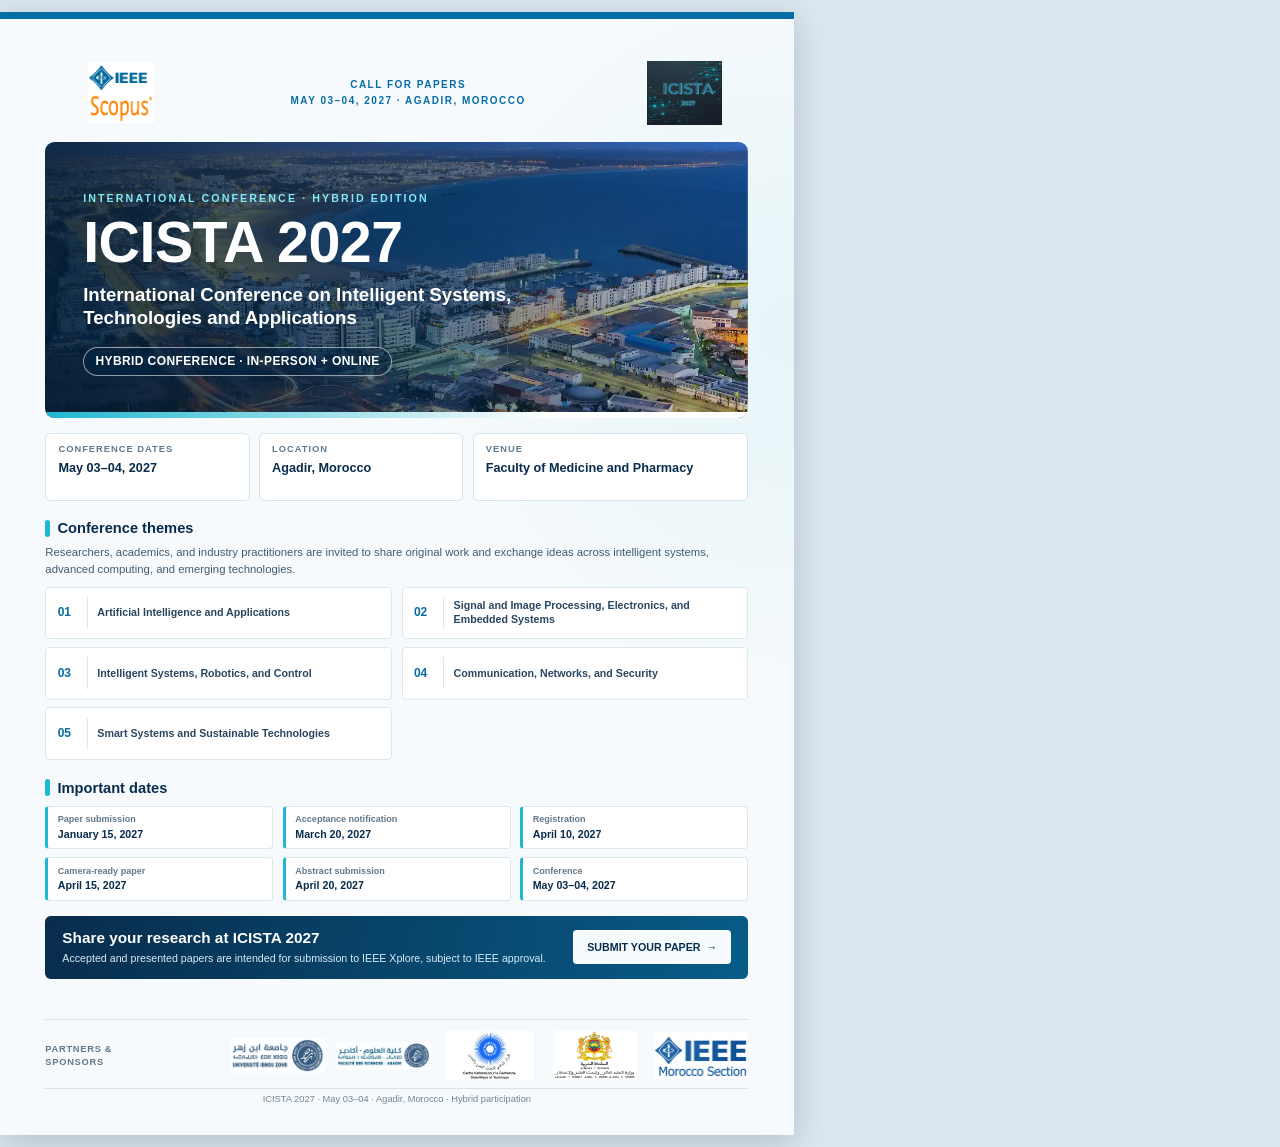
<file: 2027/flyer.html>
<!DOCTYPE html>
<html lang="en">
<head>
  <meta charset="UTF-8">
  <meta name="viewport" content="width=device-width, initial-scale=1.0">
  <meta name="description" content="ICISTA 2027 conference flyer: May 3–4, 2027 in Agadir, Morocco and online.">
  <title>ICISTA 2027 — Conference Flyer</title>
  <style>
    @page {
      size: A4 portrait;
      margin: 0;
    }

    :root {
      color-scheme: light;
      --navy: #082c4c;
      --blue: #076da5;
      --cyan: #20b7d0;
      --ink: #18354e;
      --muted: #62798b;
      --paper: #f7fafc;
    }

    * {
      box-sizing: border-box;
    }

    html,
    body {
      width: 210mm;
      min-height: 297mm;
      margin: 0;
      background: #dce6ee;
      font-family: "Segoe UI", Arial, sans-serif;
      color: var(--ink);
      -webkit-print-color-adjust: exact;
      print-color-adjust: exact;
    }

    .flyer {
      position: relative;
      display: flex;
      flex-direction: column;
      width: 210mm;
      height: 297mm;
      overflow: hidden;
      padding: 11mm 12mm 8mm;
      border-top: 2mm solid var(--blue);
      background:
        radial-gradient(ellipse at 100% 28%, rgba(32, 183, 208, .08), transparent 35%),
        var(--paper);
    }

    .masthead {
      display: flex;
      align-items: center;
      justify-content: space-between;
      min-height: 20mm;
      padding-bottom: 4.5mm;
    }

    .masthead img {
      display: block;
      width: 40mm;
      height: 17mm;
      object-fit: contain;
    }

    .masthead .ieee {
      width: 40mm;
      height: 16mm;
    }

    .masthead .icista {
      width: 34mm;
      height: 17mm;
      border-radius: 2mm;
    }

    .edition {
      color: var(--blue);
      font-size: 7.5pt;
      font-weight: 800;
      letter-spacing: 1.5px;
      line-height: 1.6;
      text-align: center;
      text-transform: uppercase;
    }

    .hero {
      position: relative;
      display: flex;
      flex: 0 0 73mm;
      align-items: flex-end;
      overflow: hidden;
      padding: 9mm 10mm;
      border-radius: 2.5mm;
      background:
        linear-gradient(90deg, rgba(3, 30, 54, .88), rgba(3, 42, 77, .56) 58%, rgba(3, 42, 77, .08)),
        url("images/agadir1.png") center 52% / cover;
      color: #fff;
    }

    .hero::after {
      position: absolute;
      inset: auto 0 0;
      height: 1.5mm;
      background: linear-gradient(90deg, var(--cyan), #fff 72%);
      content: "";
    }

    .hero-copy {
      position: relative;
      z-index: 1;
      max-width: 150mm;
      padding-bottom: 2mm;
    }

    .eyebrow {
      margin: 0 0 2.5mm;
      color: #82e9f3;
      font-size: 8pt;
      font-weight: 800;
      letter-spacing: 2.1px;
      text-transform: uppercase;
    }

    h1 {
      margin: 0;
      color: #fff;
      font-size: 43pt;
      font-weight: 800;
      letter-spacing: -.5px;
      line-height: .98;
    }

    .full-name {
      max-width: 142mm;
      margin: 3.5mm 0 0;
      font-size: 14pt;
      font-weight: 550;
      line-height: 1.25;
    }

    .hero-note {
      display: inline-block;
      margin-top: 4.5mm;
      padding: 1.8mm 3mm;
      border: .3mm solid rgba(255, 255, 255, .55);
      border-radius: 20mm;
      background: rgba(3, 35, 66, .52);
      font-size: 9pt;
      font-weight: 700;
      letter-spacing: .4px;
    }

    .event-strip {
      display: grid;
      grid-template-columns: 1fr 1fr 1.35fr;
      gap: 2.5mm;
      margin-top: 4mm;
    }

    .event-item {
      min-height: 18mm;
      padding: 2.8mm 3.2mm;
      border: .25mm solid #d7e3ea;
      border-radius: 1.5mm;
      background: #fff;
    }

    .event-label {
      display: block;
      margin-bottom: 1mm;
      color: var(--muted);
      font-size: 7pt;
      font-weight: 800;
      letter-spacing: 1px;
      text-transform: uppercase;
    }

    .event-value {
      color: var(--navy);
      font-size: 9.5pt;
      font-weight: 800;
      line-height: 1.25;
    }

    .section-heading {
      display: flex;
      align-items: center;
      gap: 2mm;
      margin: 5mm 0 2mm;
      color: var(--navy);
      font-size: 11pt;
      font-weight: 800;
    }

    .section-heading::before {
      width: 1.2mm;
      height: 4.5mm;
      border-radius: 1mm;
      background: var(--cyan);
      content: "";
    }

    .intro {
      margin: 0;
      color: #405b71;
      font-size: 8.5pt;
      line-height: 1.45;
    }

    .tracks {
      display: grid;
      grid-template-columns: 1fr 1fr;
      gap: 2mm 2.5mm;
      margin-top: 2.5mm;
    }

    .track {
      position: relative;
      display: flex;
      align-items: center;
      min-height: 14mm;
      padding: 2.5mm 3mm;
      border: .25mm solid #dce6ed;
      border-radius: 1.2mm;
      background: #fff;
      color: #29465f;
      font-size: 8pt;
      font-weight: 650;
      line-height: 1.3;
    }

    .track-index {
      flex: 0 0 8mm;
      align-self: stretch;
      display: flex;
      align-items: center;
      margin-right: 2.5mm;
      border-right: .3mm solid #dce6ed;
      color: var(--blue);
      font-size: 9pt;
      font-weight: 800;
    }

    .dates {
      display: grid;
      grid-template-columns: repeat(3, 1fr);
      gap: 2mm 2.5mm;
      margin-top: 2.5mm;
    }

    .date {
      padding: 2mm 2.5mm;
      border: .25mm solid #dce6ed;
      border-left: .8mm solid var(--cyan);
      border-radius: 1mm;
      background: #fff;
    }

    .date-label {
      display: block;
      color: var(--muted);
      font-size: 6.8pt;
      font-weight: 700;
      line-height: 1.2;
    }

    .date-value {
      display: block;
      margin-top: .8mm;
      color: var(--navy);
      font-size: 8pt;
      font-weight: 800;
      line-height: 1.2;
    }

    .callout {
      display: flex;
      align-items: center;
      justify-content: space-between;
      gap: 5mm;
      margin-top: 4mm;
      padding: 3.5mm 4.5mm;
      border-radius: 1.5mm;
      background: linear-gradient(105deg, #082c4c, #075c88);
      color: #fff;
    }

    .callout strong {
      display: block;
      font-size: 11.5pt;
    }

    .callout p {
      margin: 1mm 0 0;
      color: #d8edf8;
      font-size: 8pt;
      line-height: 1.35;
    }

    .submit-button {
      flex: 0 0 auto;
      padding: 2.6mm 3.5mm;
      border: .3mm solid rgba(255, 255, 255, .75);
      border-radius: 1mm;
      background: #f5fbfd;
      color: var(--navy);
      font-size: 8pt;
      font-weight: 800;
      text-align: center;
      text-decoration: none;
    }

    .partners {
      display: flex;
      align-items: center;
      justify-content: space-between;
      gap: 3mm;
      margin-top: auto;
      padding-top: 3mm;
      border-top: .3mm solid #d5e2e9;
    }

    .partners-title {
      flex: 0 0 26mm;
      color: var(--muted);
      font-size: 7pt;
      font-weight: 800;
      letter-spacing: .7px;
      line-height: 1.3;
      text-transform: uppercase;
    }

    .partner-logos {
      display: flex;
      flex: 1;
      align-items: center;
      justify-content: flex-end;
      gap: 3mm;
    }

    .partner-logos img {
      display: block;
      width: 25mm;
      height: 13mm;
      object-fit: contain;
    }

    .footer {
      margin-top: 2mm;
      padding-top: 1.5mm;
      border-top: .2mm solid #d5e2e9;
      color: #718596;
      font-size: 7pt;
      text-align: center;
    }

    @media screen {
      body {
        margin: 12px auto;
        box-shadow: 0 8px 32px rgba(8, 38, 67, .2);
      }
    }

    @media print {
      html,
      body {
        width: 210mm;
        height: 297mm;
        min-height: 0;
        margin: 0;
      }

      .flyer {
        break-after: avoid;
        page-break-after: avoid;
      }
    }
  </style>
</head>
<body>
  <main class="flyer">
    <div class="masthead">
      <img class="ieee" src="images/ieee-logo1.png" alt="IEEE and Scopus">
      <div class="edition">Call for Papers<br>May 03–04, 2027 · Agadir, Morocco</div>
      <img class="icista" src="images/icista27.png" alt="ICISTA 2027">
    </div>

    <section class="hero" aria-labelledby="conference-title">
      <div class="hero-copy">
        <p class="eyebrow">International Conference · Hybrid Edition</p>
        <h1 id="conference-title">ICISTA 2027</h1>
        <p class="full-name">International Conference on Intelligent Systems, Technologies and Applications</p>
        <span class="hero-note">HYBRID CONFERENCE · IN-PERSON + ONLINE</span>
      </div>
    </section>

    <section class="event-strip" aria-label="Conference details">
      <div class="event-item">
        <span class="event-label">Conference dates</span>
        <span class="event-value">May 03–04, 2027</span>
      </div>
      <div class="event-item">
        <span class="event-label">Location</span>
        <span class="event-value">Agadir, Morocco</span>
      </div>
      <div class="event-item">
        <span class="event-label">Venue</span>
        <span class="event-value">Faculty of Medicine and Pharmacy</span>
      </div>
    </section>

    <section aria-labelledby="topics-title">
      <h2 class="section-heading" id="topics-title">Conference themes</h2>
      <p class="intro">Researchers, academics, and industry practitioners are invited to share original work and exchange ideas across intelligent systems, advanced computing, and emerging technologies.</p>
      <div class="tracks">
        <div class="track"><span class="track-index">01</span>Artificial Intelligence and Applications</div>
        <div class="track"><span class="track-index">02</span>Signal and Image Processing, Electronics, and Embedded Systems</div>
        <div class="track"><span class="track-index">03</span>Intelligent Systems, Robotics, and Control</div>
        <div class="track"><span class="track-index">04</span>Communication, Networks, and Security</div>
        <div class="track"><span class="track-index">05</span>Smart Systems and Sustainable Technologies</div>
      </div>
    </section>

    <section aria-labelledby="dates-title">
      <h2 class="section-heading" id="dates-title">Important dates</h2>
      <div class="dates">
        <div class="date">
          <span class="date-label">Paper submission</span>
          <span class="date-value">January 15, 2027</span>
        </div>
        <div class="date">
          <span class="date-label">Acceptance notification</span>
          <span class="date-value">March 20, 2027</span>
        </div>
        <div class="date">
          <span class="date-label">Registration</span>
          <span class="date-value">April 10, 2027</span>
        </div>
        <div class="date">
          <span class="date-label">Camera-ready paper</span>
          <span class="date-value">April 15, 2027</span>
        </div>
        <div class="date">
          <span class="date-label">Abstract submission</span>
          <span class="date-value">April 20, 2027</span>
        </div>
        <div class="date">
          <span class="date-label">Conference</span>
          <span class="date-value">May 03–04, 2027</span>
        </div>
      </div>
    </section>

    <section class="callout" aria-label="Submit your paper">
      <div>
        <strong>Share your research at ICISTA 2027</strong>
        <p>Accepted and presented papers are intended for submission to IEEE Xplore, subject to IEEE approval.</p>
      </div>
      <a class="submit-button" href="https://cmt3.research.microsoft.com/?conf=icista2027">SUBMIT YOUR PAPER&nbsp; →</a>
    </section>

    <section class="partners" aria-label="Conference partners and sponsors">
      <div class="partners-title">Partners &amp;<br>sponsors</div>
      <div class="partner-logos">
        <img src="images/partners/uiz.png" alt="Ibn Zohr University">
        <img src="images/partners/fsa.png" alt="Faculty of Sciences">
        <img src="images/partners/cnrst.png" alt="CNRST">
        <img src="images/partners/ministry.png" alt="Ministry partner">
        <img src="images/partners/ms.png" alt="IEEE Morocco Section">
      </div>
    </section>

    <footer class="footer">ICISTA 2027 · May 03–04 · Agadir, Morocco · Hybrid participation</footer>
  </main>
</body>
</html>
</file>
